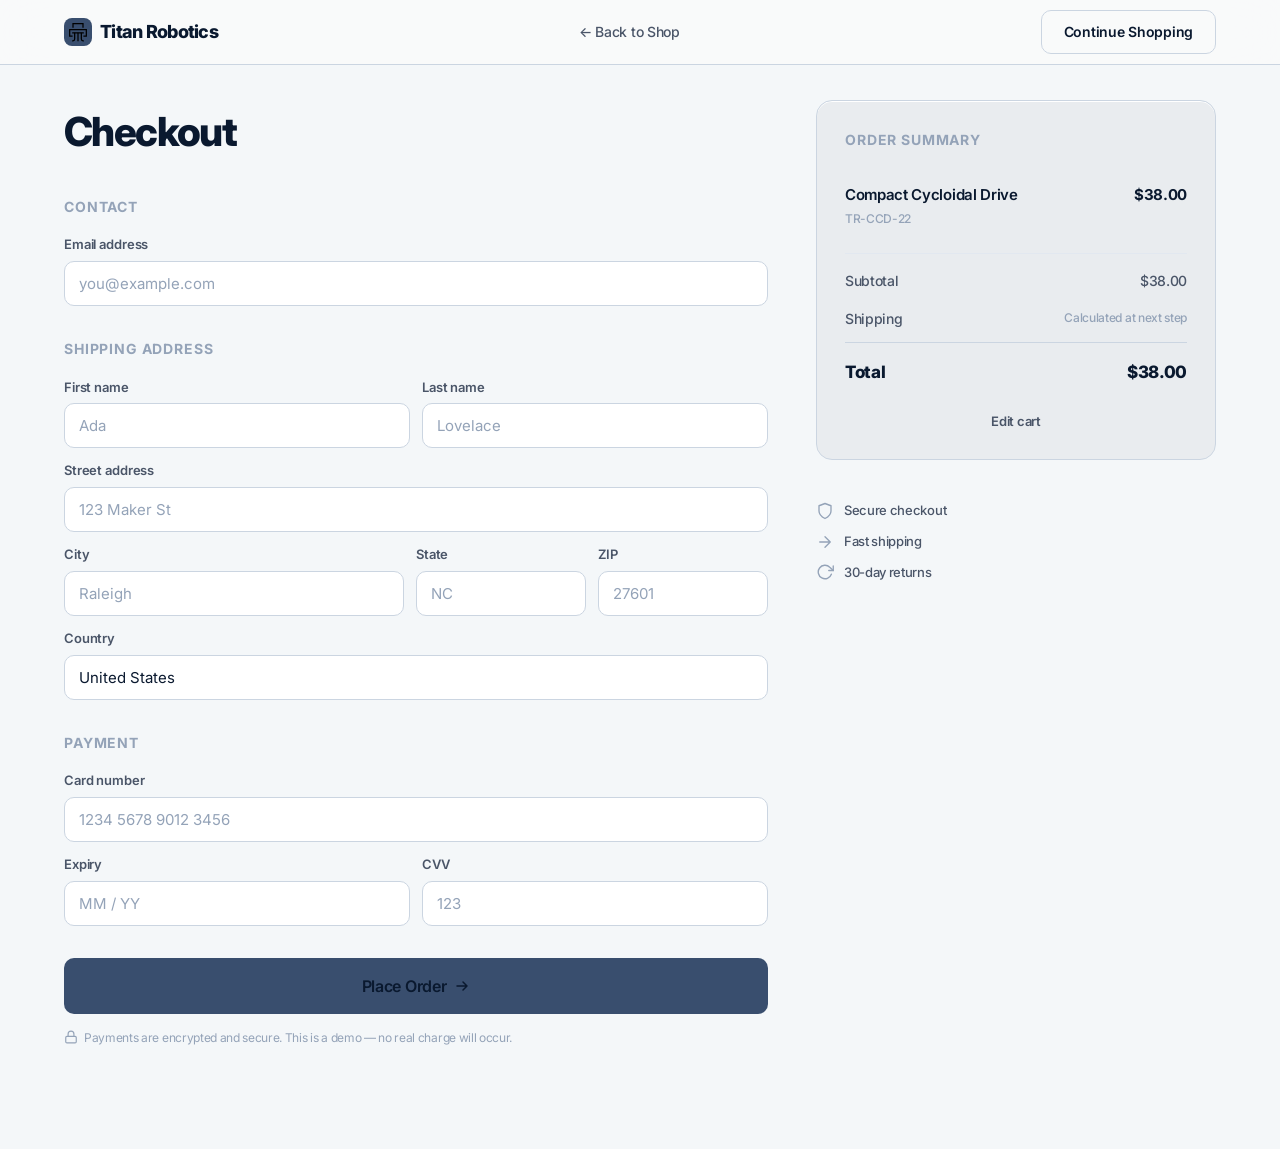
<file: checkout.html>
<!DOCTYPE html>
<html lang="en">
<head>
    <meta charset="UTF-8">
    <meta name="viewport" content="width=device-width, initial-scale=1.0">
    <title>Checkout — Titan Robotics</title>
    <link rel="preconnect" href="https://fonts.googleapis.com">
    <link rel="preconnect" href="https://fonts.gstatic.com" crossorigin>
    <link href="https://fonts.googleapis.com/css2?family=Inter:wght@400;500;600;700;800;900&display=swap" rel="stylesheet">
    <link rel="stylesheet" href="templatemo-catalyst-style.css">
</head>
<body>
    <nav class="nav" role="navigation" aria-label="Main navigation">
        <div class="nav-inner">
            <a href="index.html" class="nav-logo" aria-label="Titan Robotics Home">
                <span class="nav-logo-mark">
                    <img src="images/logo.svg" alt="Titan Robotics logo" width="20" height="20"
                         onerror="this.style.display='none';this.nextElementSibling.style.display='block'">
                    <svg style="display:none" viewBox="0 0 28 28" fill="none" aria-hidden="true"><circle cx="14" cy="14" r="5" fill="#111"/><rect x="12.5" y="1" width="3" height="5" rx="1.5" fill="#111"/><rect x="12.5" y="22" width="3" height="5" rx="1.5" fill="#111"/><rect x="1" y="12.5" width="5" height="3" rx="1.5" fill="#111"/><rect x="22" y="12.5" width="5" height="3" rx="1.5" fill="#111"/></svg>
                </span>
                Titan Robotics
            </a>
            <ul class="nav-links" id="navLinks">
                <li><a href="index.html#shop">← Back to Shop</a></li>
            </ul>
            <div class="nav-cta">
                <a href="index.html#shop" class="btn-ghost">Continue Shopping</a>
            </div>
            <button class="nav-toggle" id="navToggle" aria-label="Toggle menu" aria-expanded="false"><span></span></button>
        </div>
    </nav>

    <section class="checkout-section">
        <div class="container">
            <div class="checkout-grid">

                <!-- ORDER FORM -->
                <div class="checkout-form-col">
                    <h1 class="checkout-title">Checkout</h1>

                    <div class="checkout-block">
                        <h2 class="checkout-block-title">Contact</h2>
                        <div class="form-row">
                            <div class="form-field">
                                <label for="email">Email address</label>
                                <input type="email" id="email" placeholder="you@example.com" autocomplete="email">
                            </div>
                        </div>
                    </div>

                    <div class="checkout-block">
                        <h2 class="checkout-block-title">Shipping address</h2>
                        <div class="form-row form-row--two">
                            <div class="form-field">
                                <label for="firstName">First name</label>
                                <input type="text" id="firstName" placeholder="Ada" autocomplete="given-name">
                            </div>
                            <div class="form-field">
                                <label for="lastName">Last name</label>
                                <input type="text" id="lastName" placeholder="Lovelace" autocomplete="family-name">
                            </div>
                        </div>
                        <div class="form-row">
                            <div class="form-field">
                                <label for="address">Street address</label>
                                <input type="text" id="address" placeholder="123 Maker St" autocomplete="street-address">
                            </div>
                        </div>
                        <div class="form-row form-row--three">
                            <div class="form-field">
                                <label for="city">City</label>
                                <input type="text" id="city" placeholder="Raleigh" autocomplete="address-level2">
                            </div>
                            <div class="form-field">
                                <label for="state">State</label>
                                <input type="text" id="state" placeholder="NC" autocomplete="address-level1">
                            </div>
                            <div class="form-field">
                                <label for="zip">ZIP</label>
                                <input type="text" id="zip" placeholder="27601" autocomplete="postal-code">
                            </div>
                        </div>
                        <div class="form-row">
                            <div class="form-field">
                                <label for="country">Country</label>
                                <select id="country" autocomplete="country">
                                    <option value="US">United States</option>
                                    <option value="CA">Canada</option>
                                    <option value="GB">United Kingdom</option>
                                    <option value="AU">Australia</option>
                                    <option value="DE">Germany</option>
                                    <option value="FR">France</option>
                                    <option value="other">Other</option>
                                </select>
                            </div>
                        </div>
                    </div>

                    <div class="checkout-block">
                        <h2 class="checkout-block-title">Payment</h2>
                        <div class="form-row">
                            <div class="form-field">
                                <label for="cardNumber">Card number</label>
                                <input type="text" id="cardNumber" placeholder="1234 5678 9012 3456" inputmode="numeric" maxlength="19" autocomplete="cc-number">
                            </div>
                        </div>
                        <div class="form-row form-row--two">
                            <div class="form-field">
                                <label for="expiry">Expiry</label>
                                <input type="text" id="expiry" placeholder="MM / YY" maxlength="7" autocomplete="cc-exp">
                            </div>
                            <div class="form-field">
                                <label for="cvv">CVV</label>
                                <input type="text" id="cvv" placeholder="123" maxlength="4" autocomplete="cc-csc">
                            </div>
                        </div>
                    </div>

                    <button class="btn-acid checkout-submit" id="checkoutSubmit">
                        Place Order
                        <svg width="16" height="16" viewBox="0 0 16 16" fill="none"><path d="M3 8H13M13 8L9 4M13 8L9 12" stroke="currentColor" stroke-width="1.5" stroke-linecap="round" stroke-linejoin="round"/></svg>
                    </button>
                    <p class="checkout-secure">
                        <svg width="14" height="14" viewBox="0 0 24 24" fill="none" stroke="currentColor" stroke-width="2" stroke-linecap="round" stroke-linejoin="round"><rect x="3" y="11" width="18" height="11" rx="2"/><path d="M7 11V7a5 5 0 0 1 10 0v4"/></svg>
                        Payments are encrypted and secure. This is a demo — no real charge will occur.
                    </p>
                </div>

                <!-- ORDER SUMMARY -->
                <div class="checkout-summary-col">
                    <div class="checkout-summary card">
                        <h2 class="checkout-block-title">Order summary</h2>
                        <div id="summaryItems">
                            <!-- populated by JS based on ?product= param -->
                        </div>
                        <div class="summary-divider"></div>
                        <div class="summary-line"><span>Subtotal</span><span id="summarySubtotal">—</span></div>
                        <div class="summary-line"><span>Shipping</span><span class="summary-shipping">Calculated at next step</span></div>
                        <div class="summary-line summary-line--total"><span>Total</span><span id="summaryTotal">—</span></div>
                        <a href="index.html#shop" class="summary-edit">Edit cart</a>
                    </div>

                    <div class="checkout-trust">
                        <div class="trust-item">
                            <svg width="18" height="18" viewBox="0 0 24 24" fill="none" stroke="currentColor" stroke-width="1.8" stroke-linecap="round" stroke-linejoin="round"><path d="M12 22s8-4 8-10V5l-8-3-8 3v7c0 6 8 10 8 10z"/></svg>
                            <span>Secure checkout</span>
                        </div>
                        <div class="trust-item">
                            <svg width="18" height="18" viewBox="0 0 24 24" fill="none" stroke="currentColor" stroke-width="1.8" stroke-linecap="round" stroke-linejoin="round"><path d="M5 12h14M12 5l7 7-7 7"/></svg>
                            <span>Fast shipping</span>
                        </div>
                        <div class="trust-item">
                            <svg width="18" height="18" viewBox="0 0 24 24" fill="none" stroke="currentColor" stroke-width="1.8" stroke-linecap="round" stroke-linejoin="round"><polyline points="23 4 23 10 17 10"/><path d="M20.49 15a9 9 0 1 1-2.12-9.36L23 10"/></svg>
                            <span>30-day returns</span>
                        </div>
                    </div>
                </div>

            </div>
        </div>
    </section>

    <!-- SUCCESS OVERLAY -->
    <div class="order-success" id="orderSuccess" hidden>
        <div class="order-success-inner">
            <div class="order-success-icon">
                <svg viewBox="0 0 48 48" fill="none"><circle cx="24" cy="24" r="24" fill="#22C55E" opacity="0.12"/><path d="M14 24l7 7 13-14" stroke="#22C55E" stroke-width="2.5" stroke-linecap="round" stroke-linejoin="round"/></svg>
            </div>
            <h2>Order placed!</h2>
            <p>Thanks for your order. Your print file is downloading now — check your downloads folder. A confirmation will be sent to your email.</p>
            <a href="index.html" class="btn-acid">Back to Home</a>
        </div>
    </div>

    <script src="templatemo-catalyst-script.js"></script>
    <script>
        // Product data — file maps to downloads/ folder
        const PRODUCTS = {
            '1': { name: 'Compact Cycloidal Drive', sku: 'TR-CCD-22', price: 38, file: 'downloads/compact-cycloidal-drive.3mf' },
            '2': { name: 'Dual-Stage Arm Actuator',  sku: 'TR-DSA-48', price: 64, file: 'downloads/dual-stage-actuator.3mf' },
            '3': { name: 'Servo Gripper Module',      sku: 'TR-SGM-01', price: 22, file: 'downloads/servo-gripper.3mf' },
        };

        // Read ?product= from URL
        const params   = new URLSearchParams(window.location.search);
        const pid      = params.get('product') || '1';
        const product  = PRODUCTS[pid] || PRODUCTS['1'];

        // Populate summary
        document.getElementById('summaryItems').innerHTML = `
            <div class="summary-product">
                <div class="summary-product-info">
                    <p class="summary-product-name">${product.name}</p>
                    <p class="summary-product-sku">${product.sku}</p>
                </div>
                <p class="summary-product-price">$${product.price}.00</p>
            </div>`;
        document.getElementById('summarySubtotal').textContent = `$${product.price}.00`;
        document.getElementById('summaryTotal').textContent    = `$${product.price}.00`;

        // Format card number with spaces
        const cardInput = document.getElementById('cardNumber');
        cardInput.addEventListener('input', e => {
            let val = e.target.value.replace(/\D/g, '').slice(0, 16);
            e.target.value = val.replace(/(.{4})/g, '$1 ').trim();
        });

        // Format expiry
        const expiryInput = document.getElementById('expiry');
        expiryInput.addEventListener('input', e => {
            let val = e.target.value.replace(/\D/g, '').slice(0, 4);
            if (val.length >= 3) val = val.slice(0,2) + ' / ' + val.slice(2);
            e.target.value = val;
        });

        // Submit — show success overlay, then trigger download
        document.getElementById('checkoutSubmit').addEventListener('click', () => {
            const overlay = document.getElementById('orderSuccess');
            overlay.hidden = false;
            document.body.style.overflow = 'hidden';

            // Wait a beat so the user sees the success message before download dialog appears
            setTimeout(() => {
                const a = document.createElement('a');
                a.href = product.file;
                // Suggest a clean filename: e.g. "TR-CCD-22.3mf"
                a.download = product.sku + '.3mf';
                document.body.appendChild(a);
                a.click();
                document.body.removeChild(a);
            }, 1200);
        });
    </script>
</body>
</html>
</file>
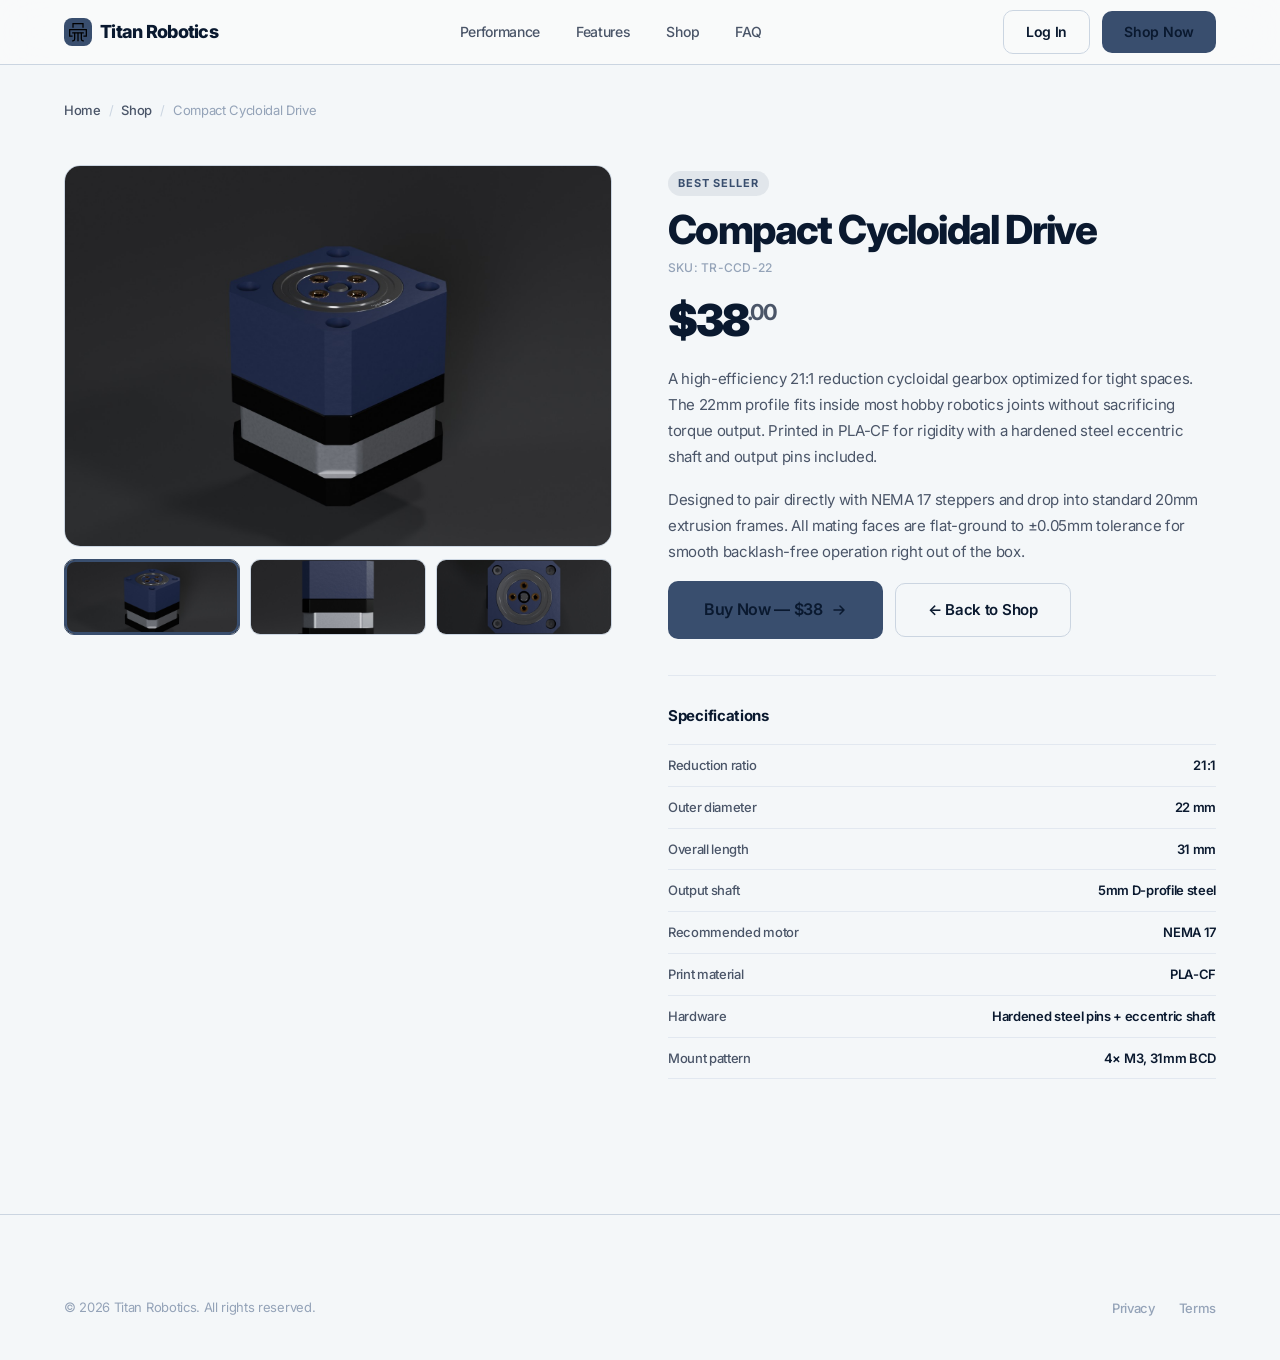
<file: product1.html>
<!DOCTYPE html>
<html lang="en">
<head>
    <meta charset="UTF-8">
    <meta name="viewport" content="width=device-width, initial-scale=1.0">
    <title>Compact Cycloidal Drive — Titan Robotics</title>
    <link rel="preconnect" href="https://fonts.googleapis.com">
    <link rel="preconnect" href="https://fonts.gstatic.com" crossorigin>
    <link href="https://fonts.googleapis.com/css2?family=Inter:wght@400;500;600;700;800;900&display=swap" rel="stylesheet">
    <link rel="stylesheet" href="templatemo-catalyst-style.css">
</head>
<body>
    <nav class="nav" role="navigation" aria-label="Main navigation">
        <div class="nav-inner">
            <a href="index.html" class="nav-logo" aria-label="Titan Robotics Home">
                <span class="nav-logo-mark">
                    <img src="images/logo.svg" alt="Titan Robotics logo" width="20" height="20"
                         onerror="this.style.display='none';this.nextElementSibling.style.display='block'">
                    <svg style="display:none" viewBox="0 0 28 28" fill="none" aria-hidden="true"><circle cx="14" cy="14" r="5" fill="#111"/><rect x="12.5" y="1" width="3" height="5" rx="1.5" fill="#111"/><rect x="12.5" y="22" width="3" height="5" rx="1.5" fill="#111"/><rect x="1" y="12.5" width="5" height="3" rx="1.5" fill="#111"/><rect x="22" y="12.5" width="5" height="3" rx="1.5" fill="#111"/></svg>
                </span>
                Titan Robotics
            </a>
            <ul class="nav-links" id="navLinks">
                <li><a href="index.html#metrics">Performance</a></li>
                <li><a href="index.html#engine">Features</a></li>
                <li><a href="index.html#shop">Shop</a></li>
                <li><a href="index.html#faq">FAQ</a></li>
            </ul>
            <div class="nav-cta">
                <a href="#" class="btn-ghost">Log In</a>
                <a href="index.html#shop" class="btn-acid">Shop Now</a>
            </div>
            <button class="nav-toggle" id="navToggle" aria-label="Toggle menu" aria-expanded="false"><span></span></button>
        </div>
    </nav>

    <!-- BREADCRUMB -->
    <div class="pdp-breadcrumb">
        <div class="container">
            <a href="index.html">Home</a> <span>/</span>
            <a href="index.html#shop">Shop</a> <span>/</span>
            <span>Compact Cycloidal Drive</span>
        </div>
    </div>

    <!-- PRODUCT DETAIL -->
    <section class="pdp">
        <div class="container">
            <div class="pdp-grid">
                <!-- Gallery -->
                <div class="pdp-gallery">
                    <div class="pdp-main-image">
                        <img src="images/product1-main.jpg" alt="Compact Cycloidal Drive" id="pdpMainImg" onerror="this.parentElement.classList.add('img-placeholder')">
                    </div>
                    <div class="pdp-thumbs">
                        <button class="thumb active" data-src="images/product1-main.jpg" aria-label="Front view">
                            <img src="images/product1-main.jpg" alt="Front view" onerror="this.parentElement.classList.add('img-placeholder')">
                        </button>
                        <button class="thumb" data-src="images/product1-b.jpg" aria-label="Side view">
                            <img src="images/product1-b.jpg" alt="Side view" onerror="this.parentElement.classList.add('img-placeholder')">
                        </button>
                        <button class="thumb" data-src="images/product1-c.jpg" aria-label="Detail view">
                            <img src="images/product1-c.jpg" alt="Detail view" onerror="this.parentElement.classList.add('img-placeholder')">
                        </button>
                    </div>
                </div>

                <!-- Info -->
                <div class="pdp-info">
                    <p class="product-tag">Best Seller</p>
                    <h1 class="pdp-title">Compact Cycloidal Drive</h1>
                    <p class="product-sku">SKU: TR-CCD-22</p>
                    <div class="pdp-price">$38<span class="pdp-price-cents">.00</span></div>

                    <p class="pdp-desc">A high-efficiency 21:1 reduction cycloidal gearbox optimized for tight spaces. The 22mm profile fits inside most hobby robotics joints without sacrificing torque output. Printed in PLA-CF for rigidity with a hardened steel eccentric shaft and output pins included.</p>
                    <p class="pdp-desc">Designed to pair directly with NEMA 17 steppers and drop into standard 20mm extrusion frames. All mating faces are flat-ground to ±0.05mm tolerance for smooth backlash-free operation right out of the box.</p>

                    <div class="pdp-actions">
                        <a href="checkout.html?product=1" class="btn-acid pdp-cta">
                            Buy Now — $38
                            <svg width="16" height="16" viewBox="0 0 16 16" fill="none"><path d="M3 8H13M13 8L9 4M13 8L9 12" stroke="currentColor" stroke-width="1.5" stroke-linecap="round" stroke-linejoin="round"/></svg>
                        </a>
                        <a href="index.html#shop" class="btn-ghost">← Back to Shop</a>
                    </div>

                    <div class="pdp-specs-block">
                        <h2 class="pdp-specs-title">Specifications</h2>
                        <ul class="product-specs">
                            <li><span>Reduction ratio</span><span>21:1</span></li>
                            <li><span>Outer diameter</span><span>22 mm</span></li>
                            <li><span>Overall length</span><span>31 mm</span></li>
                            <li><span>Output shaft</span><span>5mm D-profile steel</span></li>
                            <li><span>Recommended motor</span><span>NEMA 17</span></li>
                            <li><span>Print material</span><span>PLA-CF</span></li>
                            <li><span>Hardware</span><span>Hardened steel pins + eccentric shaft</span></li>
                            <li><span>Mount pattern</span><span>4× M3, 31mm BCD</span></li>
                        </ul>
                    </div>
                </div>
            </div>
        </div>
    </section>

    <!-- FOOTER -->
    <footer class="footer">
        <div class="container">
            <div class="footer-bottom" style="border-top:none; padding-top:0">
                <p class="footer-copy">&copy; 2026 Titan Robotics. All rights reserved.</p>
                <ul class="footer-bottom-links">
                    <li><a href="#">Privacy</a></li>
                    <li><a href="#">Terms</a></li>
                </ul>
            </div>
        </div>
    </footer>

    <script src="templatemo-catalyst-script.js"></script>
    <script>
        // PDP gallery — reuse same thumb-swap logic
        const pdpMain = document.getElementById('pdpMainImg');
        document.querySelectorAll('.pdp-thumbs .thumb').forEach(thumb => {
            thumb.addEventListener('click', () => {
                const src = thumb.dataset.src;
                if (pdpMain && src) {
                    pdpMain.style.opacity = '0';
                    setTimeout(() => { pdpMain.src = src; pdpMain.style.opacity = '1'; }, 180);
                }
                document.querySelectorAll('.pdp-thumbs .thumb').forEach(t => t.classList.remove('active'));
                thumb.classList.add('active');
            });
        });
    </script>
</body>
</html>
</file>
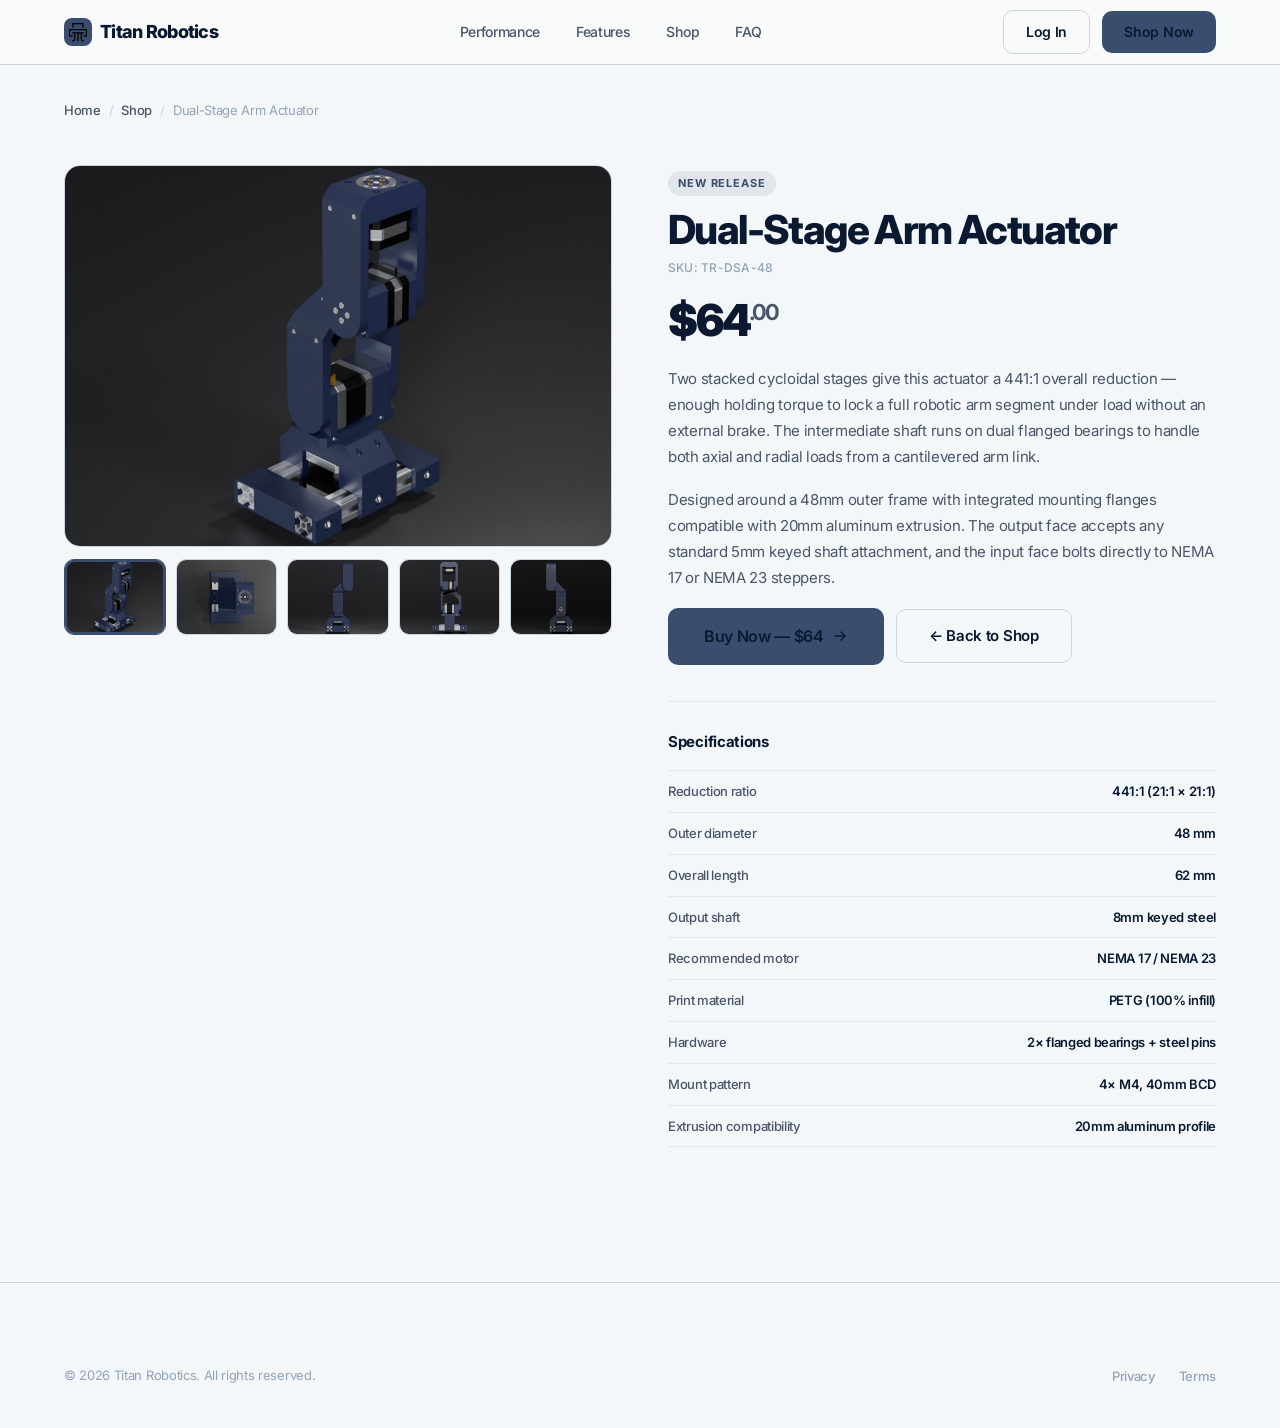
<file: product2.html>
<!DOCTYPE html>
<html lang="en">
<head>
    <meta charset="UTF-8">
    <meta name="viewport" content="width=device-width, initial-scale=1.0">
    <title>Dual-Stage Arm Actuator — Titan Robotics</title>
    <link rel="preconnect" href="https://fonts.googleapis.com">
    <link rel="preconnect" href="https://fonts.gstatic.com" crossorigin>
    <link href="https://fonts.googleapis.com/css2?family=Inter:wght@400;500;600;700;800;900&display=swap" rel="stylesheet">
    <link rel="stylesheet" href="templatemo-catalyst-style.css">
</head>
<body>
    <nav class="nav" role="navigation" aria-label="Main navigation">
        <div class="nav-inner">
            <a href="index.html" class="nav-logo" aria-label="Titan Robotics Home">
                <span class="nav-logo-mark">
                    <img src="images/logo.svg" alt="Titan Robotics logo" width="20" height="20"
                         onerror="this.style.display='none';this.nextElementSibling.style.display='block'">
                    <svg style="display:none" viewBox="0 0 28 28" fill="none" aria-hidden="true"><circle cx="14" cy="14" r="5" fill="#111"/><rect x="12.5" y="1" width="3" height="5" rx="1.5" fill="#111"/><rect x="12.5" y="22" width="3" height="5" rx="1.5" fill="#111"/><rect x="1" y="12.5" width="5" height="3" rx="1.5" fill="#111"/><rect x="22" y="12.5" width="5" height="3" rx="1.5" fill="#111"/></svg>
                </span>
                Titan Robotics
            </a>
            <ul class="nav-links" id="navLinks">
                <li><a href="index.html#metrics">Performance</a></li>
                <li><a href="index.html#engine">Features</a></li>
                <li><a href="index.html#shop">Shop</a></li>
                <li><a href="index.html#faq">FAQ</a></li>
            </ul>
            <div class="nav-cta">
                <a href="#" class="btn-ghost">Log In</a>
                <a href="index.html#shop" class="btn-acid">Shop Now</a>
            </div>
            <button class="nav-toggle" id="navToggle" aria-label="Toggle menu" aria-expanded="false"><span></span></button>
        </div>
    </nav>

    <div class="pdp-breadcrumb">
        <div class="container">
            <a href="index.html">Home</a> <span>/</span>
            <a href="index.html#shop">Shop</a> <span>/</span>
            <span>Dual-Stage Arm Actuator</span>
        </div>
    </div>

    <section class="pdp">
        <div class="container">
            <div class="pdp-grid">
                <div class="pdp-gallery">
                    <div class="pdp-main-image">
                        <img src="images/product2-main.jpg" alt="Dual-Stage Arm Actuator" id="pdpMainImg" onerror="this.parentElement.classList.add('img-placeholder')">
                    </div>
                    <!-- 5 thumbnails -->
                    <div class="pdp-thumbs pdp-thumbs--five">
                        <button class="thumb active" data-src="images/product2-main.jpg" aria-label="Front view">
                            <img src="images/product2-main.jpg" alt="Front view" onerror="this.parentElement.classList.add('img-placeholder')">
                        </button>
                        <button class="thumb" data-src="images/product2-b.jpg" aria-label="Side view">
                            <img src="images/product2-b.jpg" alt="Side view" onerror="this.parentElement.classList.add('img-placeholder')">
                        </button>
                        <button class="thumb" data-src="images/product2-c.jpg" aria-label="Exploded view">
                            <img src="images/product2-c.jpg" alt="Exploded view" onerror="this.parentElement.classList.add('img-placeholder')">
                        </button>
                        <button class="thumb" data-src="images/product2-d.jpg" aria-label="Installed view">
                            <img src="images/product2-d.jpg" alt="Installed view" onerror="this.parentElement.classList.add('img-placeholder')">
                        </button>
                        <button class="thumb" data-src="images/product2-e.jpg" aria-label="Detail view">
                            <img src="images/product2-e.jpg" alt="Detail view" onerror="this.parentElement.classList.add('img-placeholder')">
                        </button>
                    </div>
                </div>

                <div class="pdp-info">
                    <p class="product-tag">New Release</p>
                    <h1 class="pdp-title">Dual-Stage Arm Actuator</h1>
                    <p class="product-sku">SKU: TR-DSA-48</p>
                    <div class="pdp-price">$64<span class="pdp-price-cents">.00</span></div>

                    <p class="pdp-desc">Two stacked cycloidal stages give this actuator a 441:1 overall reduction — enough holding torque to lock a full robotic arm segment under load without an external brake. The intermediate shaft runs on dual flanged bearings to handle both axial and radial loads from a cantilevered arm link.</p>
                    <p class="pdp-desc">Designed around a 48mm outer frame with integrated mounting flanges compatible with 20mm aluminum extrusion. The output face accepts any standard 5mm keyed shaft attachment, and the input face bolts directly to NEMA 17 or NEMA 23 steppers.</p>

                    <div class="pdp-actions">
                        <a href="checkout.html?product=2" class="btn-acid pdp-cta">
                            Buy Now — $64
                            <svg width="16" height="16" viewBox="0 0 16 16" fill="none"><path d="M3 8H13M13 8L9 4M13 8L9 12" stroke="currentColor" stroke-width="1.5" stroke-linecap="round" stroke-linejoin="round"/></svg>
                        </a>
                        <a href="index.html#shop" class="btn-ghost">← Back to Shop</a>
                    </div>

                    <div class="pdp-specs-block">
                        <h2 class="pdp-specs-title">Specifications</h2>
                        <ul class="product-specs">
                            <li><span>Reduction ratio</span><span>441:1 (21:1 × 21:1)</span></li>
                            <li><span>Outer diameter</span><span>48 mm</span></li>
                            <li><span>Overall length</span><span>62 mm</span></li>
                            <li><span>Output shaft</span><span>8mm keyed steel</span></li>
                            <li><span>Recommended motor</span><span>NEMA 17 / NEMA 23</span></li>
                            <li><span>Print material</span><span>PETG (100% infill)</span></li>
                            <li><span>Hardware</span><span>2× flanged bearings + steel pins</span></li>
                            <li><span>Mount pattern</span><span>4× M4, 40mm BCD</span></li>
                            <li><span>Extrusion compatibility</span><span>20mm aluminum profile</span></li>
                        </ul>
                    </div>
                </div>
            </div>
        </div>
    </section>

    <footer class="footer">
        <div class="container">
            <div class="footer-bottom" style="border-top:none; padding-top:0">
                <p class="footer-copy">&copy; 2026 Titan Robotics. All rights reserved.</p>
                <ul class="footer-bottom-links">
                    <li><a href="#">Privacy</a></li>
                    <li><a href="#">Terms</a></li>
                </ul>
            </div>
        </div>
    </footer>

    <script src="templatemo-catalyst-script.js"></script>
    <script>
        const pdpMain = document.getElementById('pdpMainImg');
        document.querySelectorAll('.pdp-thumbs .thumb').forEach(thumb => {
            thumb.addEventListener('click', () => {
                const src = thumb.dataset.src;
                if (pdpMain && src) {
                    pdpMain.style.opacity = '0';
                    setTimeout(() => { pdpMain.src = src; pdpMain.style.opacity = '1'; }, 180);
                }
                document.querySelectorAll('.pdp-thumbs .thumb').forEach(t => t.classList.remove('active'));
                thumb.classList.add('active');
            });
        });
    </script>
</body>
</html>
</file>
<file: templatemo-catalyst-style.css>
/*

TemplateMo 618 The Catalyst
https://templatemo.com/tm-618-the-catalyst
Silver & Acid Light-Mode SaaS Landing Page

*/

*,
*::before,
*::after {
    margin: 0;
    padding: 0;
    box-sizing: border-box;
}

:root {
    --bg:           #F4F7F9;
    --surface:      #E9ECEF;
    --text:         #0A192F;
    --text-muted:   #4A5568;
    --text-dim:     #94A3B8;
    --accent:       #394e6e;
    --accent-hover: #576e91;
    --border:       #CBD5E1;
    --border-light: #E2E8F0;
    --white:        #FFFFFF;

    /* Spacing */
    --section-pad: clamp(80px, 10vw, 140px);
    --container:   1200px;
    --gap:         24px;
}

html {
    scroll-behavior: smooth;
    -webkit-font-smoothing: antialiased;
    -moz-osx-font-smoothing: grayscale;
}

body {
    font-family: 'Inter', -apple-system, BlinkMacSystemFont, 'SF Pro Display', 'SF Pro Text', sans-serif;
    background: var(--bg);
    color: var(--text);
    line-height: 1.6;
    letter-spacing: -0.02em;
    overflow-x: hidden;
}

a {
    color: inherit;
    text-decoration: none;
}

img {
    max-width: 100%;
    display: block;
}

.container {
    max-width: var(--container);
    margin: 0 auto;
    padding: 0 var(--gap);
}

/* ===== Machined Silver Card System ===== */
.card {
    background: var(--surface);
    border: 1px solid var(--border);
    border-radius: 16px;
    box-shadow: inset 0 1px 0 var(--white);
    transition: transform 0.25s cubic-bezier(0.22, 1, 0.36, 1);
}

.card:hover {
    transform: translateY(-2px);
}

/* ===== Acid Button System ===== */
.btn-acid {
    display: inline-flex;
    align-items: center;
    justify-content: center;
    gap: 8px;
    padding: 14px 32px;
    background: var(--accent);
    color: var(--text);
    font-family: inherit;
    font-size: 15px;
    font-weight: 600;
    letter-spacing: -0.02em;
    border: none;
    border-radius: 10px;
    cursor: pointer;
    transition: transform 0.2s cubic-bezier(0.22, 1, 0.36, 1),
                box-shadow 0.2s cubic-bezier(0.22, 1, 0.36, 1);
    user-select: none;
}

.btn-acid:hover {
    transform: translateY(-2px);
    box-shadow: 4px 4px 0px var(--text);
}

.btn-acid:active {
    transform: translateY(0);
    box-shadow: 1px 1px 0px var(--text);
}

.btn-ghost {
    display: inline-flex;
    align-items: center;
    justify-content: center;
    gap: 8px;
    padding: 14px 32px;
    background: transparent;
    color: var(--text);
    font-family: inherit;
    font-size: 15px;
    font-weight: 600;
    letter-spacing: -0.02em;
    border: 1px solid var(--border);
    border-radius: 10px;
    cursor: pointer;
    transition: transform 0.2s cubic-bezier(0.22, 1, 0.36, 1),
                box-shadow 0.2s cubic-bezier(0.22, 1, 0.36, 1),
                border-color 0.2s ease;
}

.btn-ghost:hover {
    transform: translateY(-2px);
    box-shadow: 4px 4px 0px var(--text);
    border-color: var(--text);
}

/* ===== NAVIGATION ===== */
.nav {
    position: fixed;
    top: 0;
    left: 0;
    right: 0;
    z-index: 1000;
    background: rgba(250, 250, 250, 0.8);
    backdrop-filter: blur(20px);
    -webkit-backdrop-filter: blur(20px);
    border-bottom: 1px solid var(--border);
}

.nav-inner {
    max-width: var(--container);
    margin: 0 auto;
    padding: 0 var(--gap);
    height: 64px;
    display: flex;
    align-items: center;
    justify-content: space-between;
}

.nav-logo {
    font-size: 18px;
    font-weight: 800;
    letter-spacing: -0.04em;
    display: flex;
    align-items: center;
    gap: 8px;
}

/*
  LOGO MARK — The SVG inside .nav-logo-mark is your swappable logo.
  The wrapper handles sizing and background; the SVG just needs to fit 28×28px.
  To use your own SVG file instead of inline SVG:
    <span class="nav-logo-mark">
      <img src="your-logo.svg" alt="" width="16" height="16">
    </span>
*/
.nav-logo-mark {
    width: 28px;
    height: 28px;
    background: var(--accent);
    border-radius: 8px;
    display: flex;
    align-items: center;
    justify-content: center;
    flex-shrink: 0;
}

.nav-logo-mark svg {
    width: 20px;
    height: 20px;
}

.nav-logo-mark img {
    width: 20px;
    height: 20px;
    object-fit: contain;
}

.nav-links {
    display: flex;
    align-items: center;
    gap: 36px;
    list-style: none;
}

.nav-links a {
    font-size: 14px;
    font-weight: 500;
    color: var(--text-muted);
    transition: color 0.2s ease;
}

.nav-links a:hover {
    color: var(--text);
}

.nav-cta {
    display: flex;
    align-items: center;
    gap: 12px;
}

.nav-cta .btn-acid {
    padding: 10px 22px;
    font-size: 14px;
}

.nav-cta .btn-ghost {
    padding: 10px 22px;
    font-size: 14px;
}

.nav-toggle {
    display: none;
    background: none;
    border: none;
    cursor: pointer;
    width: 40px;
    height: 40px;
    align-items: center;
    justify-content: center;
}

.nav-toggle span {
    display: block;
    width: 22px;
    height: 2px;
    background: var(--text);
    position: relative;
    transition: background 0.2s ease;
}

.nav-toggle span::before,
.nav-toggle span::after {
    content: '';
    position: absolute;
    left: 0;
    width: 100%;
    height: 2px;
    background: var(--text);
    transition: transform 0.3s ease;
}

.nav-toggle span::before { top: -7px; }
.nav-toggle span::after  { top: 7px; }

.nav-toggle.active span { background: transparent; }
.nav-toggle.active span::before { transform: rotate(45deg); top: 0; }
.nav-toggle.active span::after  { transform: rotate(-45deg); top: 0; }

/* ===== SECTION 1: HERO ===== */
.hero {
    padding-top: 160px;
    padding-bottom: 0;
    text-align: center;
    position: relative;
}

.hero-badge {
    display: inline-flex;
    align-items: center;
    gap: 8px;
    padding: 6px 16px 6px 8px;
    background: var(--surface);
    border: 1px solid var(--border);
    border-radius: 100px;
    font-size: 13px;
    font-weight: 500;
    color: var(--text-muted);
    margin-bottom: 32px;
    box-shadow: inset 0 1px 0 var(--white);
}

.hero-badge-dot {
    width: 8px;
    height: 8px;
    background: #22C55E;
    border-radius: 50%;
    animation: pulse-dot 2s ease-in-out infinite;
}

@keyframes pulse-dot {
    0%, 100% { opacity: 1; }
    50% { opacity: 0.4; }
}

.hero h1 {
    font-size: clamp(42px, 6vw, 76px);
    font-weight: 800;
    line-height: 1.02;
    letter-spacing: -0.045em;
    max-width: 820px;
    margin: 0 auto 24px;
}

.hero h1 .accent-word {
    color: var(--text);
    background: var(--accent);
    padding: 0 10px;
    border-radius: 8px;
    display: inline-block;
}

.hero-sub {
    font-size: clamp(16px, 1.8vw, 19px);
    color: var(--text-muted);
    max-width: 520px;
    margin: 0 auto 40px;
    line-height: 1.6;
    font-weight: 400;
}

.hero-actions {
    display: flex;
    align-items: center;
    justify-content: center;
    gap: 16px;
    margin-bottom: 72px;
}

/* Hero Video Section */
.hero-video-section {
    width: 100%;
    background: #e8e9eb;
    line-height: 0;
}

.hero-video-section video {
    width: 100%;
    height: auto;
    display: block;
    object-fit: cover;
}

/* ===== SECTION 2: SPEED METRICS ===== */
.metrics {
    padding: var(--section-pad) 0;
}

.metrics-label {
    font-size: 13px;
    font-weight: 600;
    text-transform: uppercase;
    letter-spacing: 0.06em;
    color: var(--text-dim);
    text-align: center;
    margin-bottom: 56px;
}

.metrics-grid {
    display: grid;
    grid-template-columns: repeat(3, 1fr);
    gap: 24px;
}

.metric-item {
    text-align: center;
    padding: 48px 24px;
}

.metric-number {
    font-size: clamp(56px, 8vw, 88px);
    font-weight: 900;
    letter-spacing: -0.05em;
    line-height: 1;
    font-variant-numeric: tabular-nums;
    margin-bottom: 12px;
}

.metric-number .metric-unit {
    font-size: 0.45em;
    font-weight: 600;
    color: var(--text-muted);
    letter-spacing: -0.02em;
}

.metric-number .metric-highlight {
    color: var(--text);
    background: var(--accent);
    padding: 0 6px;
    border-radius: 6px;
}

.metric-desc {
    font-size: 15px;
    color: var(--text-muted);
    font-weight: 500;
    max-width: 240px;
    margin: 0 auto;
}

.metric-divider {
    width: 1px;
    background: var(--border);
    margin: 24px 0;
    justify-self: center;
}

/* ===== SECTION 3: THE ENGINE — BENTO GRID ===== */
.engine {
    padding: 0 0 clamp(48px, 6vw, 80px);
}

.section-header {
    text-align: center;
    margin-bottom: 40px;
}

.section-tag {
    display: inline-flex;
    align-items: center;
    gap: 6px;
    font-size: 13px;
    font-weight: 600;
    text-transform: uppercase;
    letter-spacing: 0.06em;
    color: var(--text-dim);
    margin-bottom: 16px;
}

.section-tag::before {
    content: '';
    width: 6px;
    height: 6px;
    background: var(--accent);
    border-radius: 2px;
}

.section-title {
    font-size: clamp(32px, 4vw, 48px);
    font-weight: 800;
    letter-spacing: -0.04em;
    line-height: 1.1;
    max-width: 600px;
    margin: 0 auto;
}

.bento-grid {
    display: grid;
    grid-template-columns: repeat(3, 1fr);
    gap: 20px;
}

.bento-card {
    padding: 32px 28px;
    display: flex;
    flex-direction: column;
}

.bento-card-icon {
    width: 48px;
    height: 48px;
    background: var(--white);
    border: 1px solid var(--border);
    border-radius: 12px;
    display: flex;
    align-items: center;
    justify-content: center;
    margin-bottom: 24px;
    box-shadow: inset 0 1px 0 var(--white);
}

.bento-card-icon svg {
    width: 22px;
    height: 22px;
    stroke: var(--text);
}

.bento-card h3 {
    font-size: 20px;
    font-weight: 700;
    letter-spacing: -0.03em;
    margin-bottom: 10px;
}

.bento-card p {
    font-size: 15px;
    color: var(--text-muted);
    line-height: 1.6;
    flex: 1;
}

.bento-card-visual {
    margin-top: 28px;
    background: var(--white);
    border: 1px solid var(--border-light);
    border-radius: 12px;
    padding: 16px;
    min-height: 120px;
}

/* Mini chart bars in bento card */
.mini-bars {
    display: flex;
    align-items: flex-end;
    gap: 6px;
    height: 80px;
}

.mini-bar {
    flex: 1;
    background: var(--border);
    border-radius: 4px 4px 0 0;
    transition: height 0.4s cubic-bezier(0.22, 1, 0.36, 1);
}

.mini-bar.highlight { background: var(--accent); }

/* Mini pipeline in bento card */
.mini-pipeline {
    display: flex;
    align-items: center;
    gap: 12px;
}

.mini-pipeline-node {
    flex: 1;
    height: 40px;
    border-radius: 8px;
    display: flex;
    align-items: center;
    justify-content: center;
    font-size: 11px;
    font-weight: 600;
    color: var(--text-muted);
}

.mini-pipeline-node:nth-child(1) { background: var(--accent); color: var(--text); }
.mini-pipeline-node:nth-child(2) { background: #e8e8e8; }
.mini-pipeline-node:nth-child(3) { background: #e0e0e0; }

.mini-pipeline-arrow {
    font-size: 12px;
    color: var(--text-dim);
    flex-shrink: 0;
}

/* Mini code block in bento card */
.mini-code {
    font-family: 'SF Mono', 'Fira Code', monospace;
    font-size: 12px;
    line-height: 1.7;
    color: var(--text-muted);
}

.mini-code .keyword { color: var(--text); font-weight: 600; }
.mini-code .string { color: #16A34A; }
.mini-code .comment { color: var(--text-dim); }

/* ===== SECTION 4: SHOP ===== */
.shop {
    padding: clamp(48px, 6vw, 80px) 0;
}

/*
  PRODUCT CARDS
  Each .product-card uses a two-column layout: gallery on the left, info on the right.
  On mobile it stacks gallery above info.
*/
.product-card {
    display: grid;
    grid-template-columns: 1fr 1fr;
    gap: 0;
    margin-bottom: 28px;
    overflow: hidden;
    /* Override the default card hover — product cards are large, subtle lift is enough */
    transition: box-shadow 0.25s ease;
}

.product-card:hover {
    transform: none;
    box-shadow: 0 8px 32px rgba(0,0,0,0.08);
}

/* ---- Gallery column ---- */
.product-gallery {
    display: flex;
    flex-direction: column;
    gap: 0;
    background: var(--white);
    border-right: 1px solid var(--border-light);
}

/*
  MAIN IMAGE SLOT
  Replace the <img src=""> with your actual image path.
  If the image fails to load, .img-placeholder shows a styled grey box so
  layout doesn't collapse while you're still adding photos.
*/
.product-main-image {
    flex: 1;
    min-height: 320px;
    overflow: hidden;
    position: relative;
    background: var(--surface);
}

.product-main-image img {
    width: 100%;
    height: 100%;
    object-fit: cover;
    display: block;
    transition: transform 0.4s cubic-bezier(0.22, 1, 0.36, 1);
}

.product-main-image:hover img {
    transform: scale(1.03);
}

/* Placeholder shown when image src is empty / broken */
.product-main-image.img-placeholder {
    display: flex;
    align-items: center;
    justify-content: center;
}

.product-main-image.img-placeholder::after {
    content: 'Photo coming soon';
    font-size: 13px;
    font-weight: 500;
    color: var(--text-dim);
    letter-spacing: 0.02em;
}

.product-main-image.img-placeholder img {
    display: none;
}

/* ---- Thumbnail row ---- */
.product-thumbnails {
    display: flex;
    gap: 0;
    border-top: 1px solid var(--border-light);
    height: 96px;
}

/*
  THUMBNAIL SLOTS
  Same pattern: replace src="" with your image paths.
  Clicking a thumbnail swaps the main image — wired up in the JS file.
*/
.thumb {
    flex: 1;
    border: none;
    background: var(--surface);
    cursor: pointer;
    padding: 0;
    overflow: hidden;
    position: relative;
    transition: opacity 0.2s ease;
    border-right: 1px solid var(--border-light);
}

.thumb:last-child {
    border-right: none;
}

.thumb img {
    width: 100%;
    height: 100%;
    object-fit: cover;
    display: block;
    transition: transform 0.3s ease;
}

.thumb:hover img {
    transform: scale(1.08);
}

.thumb::after {
    content: '';
    position: absolute;
    inset: 0;
    border: 2px solid transparent;
    transition: border-color 0.2s ease;
    pointer-events: none;
}

.thumb.active::after {
    border-color: var(--accent);
}

/* Placeholder for thumbnails with broken/missing images */
.thumb.img-placeholder {
    display: flex;
    align-items: center;
    justify-content: center;
}

.thumb.img-placeholder img {
    display: none;
}

.thumb.img-placeholder::before {
    content: attr(aria-label);
    font-size: 10px;
    color: var(--text-dim);
    text-align: center;
    padding: 4px;
    z-index: 1;
}

/* ---- Info column ---- */
.product-info {
    padding: 40px 40px 36px;
    display: flex;
    flex-direction: column;
}

.product-tag {
    display: inline-flex;
    align-items: center;
    gap: 6px;
    font-size: 11px;
    font-weight: 700;
    text-transform: uppercase;
    letter-spacing: 0.08em;
    color: var(--accent);
    background: rgba(57, 78, 110, 0.1);
    padding: 4px 10px;
    border-radius: 100px;
    margin-bottom: 12px;
    align-self: flex-start;
}

.product-name {
    font-size: clamp(22px, 2.5vw, 30px);
    font-weight: 800;
    letter-spacing: -0.035em;
    line-height: 1.15;
    margin-bottom: 4px;
}

.product-sku {
    font-size: 12px;
    color: var(--text-dim);
    font-weight: 500;
    letter-spacing: 0.02em;
    margin-bottom: 16px;
}

.product-desc {
    font-size: 15px;
    color: var(--text-muted);
    line-height: 1.7;
    margin-bottom: 24px;
}

/* Spec table */
.product-specs {
    list-style: none;
    border-top: 1px solid var(--border-light);
    margin-bottom: 32px;
    flex: 1;
}

.product-specs li {
    display: flex;
    justify-content: space-between;
    align-items: baseline;
    padding: 10px 0;
    border-bottom: 1px solid var(--border-light);
    font-size: 13px;
}

.product-specs li span:first-child {
    color: var(--text-muted);
    font-weight: 500;
}

.product-specs li span:last-child {
    color: var(--text);
    font-weight: 600;
    text-align: right;
}

/* Price + CTA row */
.product-buy {
    display: flex;
    align-items: center;
    gap: 20px;
}

.product-price {
    font-size: 36px;
    font-weight: 900;
    letter-spacing: -0.04em;
    line-height: 1;
    color: var(--text);
}

.product-price span {
    font-size: 1em;
}

.product-price-cents {
    font-size: 0.5em !important;
    font-weight: 700;
    color: var(--text-muted);
    vertical-align: super;
}

.product-buy .btn-acid {
    flex-shrink: 0;
}

/* ===== SECTION 5: FAQ ===== */
.faq {
    padding: var(--section-pad) 0;
}

.faq-list {
    max-width: 720px;
    margin: 0 auto;
    display: flex;
    flex-direction: column;
    gap: 12px;
}

.faq-controls {
    max-width: 720px;
    margin: 0 auto 20px;
    display: flex;
    justify-content: flex-end;
    gap: 8px;
}

.faq-ctrl-btn {
    padding: 7px 16px;
    font-family: inherit;
    font-size: 13px;
    font-weight: 600;
    letter-spacing: -0.01em;
    color: var(--text-muted);
    background: var(--surface);
    border: 1px solid var(--border);
    border-radius: 8px;
    cursor: pointer;
    box-shadow: inset 0 1px 0 var(--white);
    transition: color 0.2s ease, border-color 0.2s ease;
}

.faq-ctrl-btn:hover {
    color: var(--text);
    border-color: #CCC;
}

.faq-item {
    background: var(--surface);
    border: 1px solid var(--border);
    border-radius: 14px;
    box-shadow: inset 0 1px 0 var(--white);
    overflow: hidden;
    transition: border-color 0.25s ease;
}

.faq-item.open {
    border-color: #CCCCCC;
}

.faq-question {
    display: flex;
    align-items: center;
    justify-content: space-between;
    gap: 16px;
    width: 100%;
    padding: 22px 24px;
    background: none;
    border: none;
    font-family: inherit;
    font-size: 15px;
    font-weight: 600;
    letter-spacing: -0.02em;
    color: var(--text);
    cursor: pointer;
    text-align: left;
    line-height: 1.4;
}

.faq-icon {
    width: 28px;
    height: 28px;
    flex-shrink: 0;
    background: var(--white);
    border: 1px solid var(--border);
    border-radius: 8px;
    display: flex;
    align-items: center;
    justify-content: center;
    transition: transform 0.3s cubic-bezier(0.22, 1, 0.36, 1),
                background 0.2s ease;
}

.faq-item.open .faq-icon {
    transform: rotate(45deg);
    background: var(--accent);
    border-color: var(--accent);
}

.faq-icon svg {
    width: 14px;
    height: 14px;
}

.faq-answer {
    max-height: 0;
    overflow: hidden;
    transition: max-height 0.4s cubic-bezier(0.22, 1, 0.36, 1);
}

.faq-answer-inner {
    padding: 0 24px 22px;
    font-size: 14px;
    color: var(--text-muted);
    line-height: 1.7;
}

/* ===== SECTION 6: CTA BANNER ===== */
.cta-banner {
    padding: var(--section-pad) 0;
}

.cta-banner-inner {
    background: #2A2A2A;
    border-radius: 24px;
    padding: clamp(56px, 8vw, 96px) clamp(32px, 5vw, 72px);
    text-align: center;
    position: relative;
    overflow: hidden;
}

.cta-banner-inner::before {
    content: '';
    position: absolute;
    top: -120px;
    right: -120px;
    width: 360px;
    height: 360px;
    background: var(--accent);
    border-radius: 50%;
    opacity: 0.08;
    filter: blur(80px);
    pointer-events: none;
}

.cta-banner-inner::after {
    content: '';
    position: absolute;
    bottom: -80px;
    left: -80px;
    width: 260px;
    height: 260px;
    background: var(--accent);
    border-radius: 50%;
    opacity: 0.06;
    filter: blur(60px);
    pointer-events: none;
}

.cta-banner-tag {
    display: inline-flex;
    align-items: center;
    gap: 6px;
    font-size: 12px;
    font-weight: 600;
    text-transform: uppercase;
    letter-spacing: 0.08em;
    color: rgba(255,255,255,0.4);
    margin-bottom: 24px;
    position: relative;
    z-index: 1;
}

.cta-banner-tag::before {
    content: '';
    width: 6px;
    height: 6px;
    background: var(--accent);
    border-radius: 2px;
}

.cta-banner h2 {
    font-size: clamp(32px, 4.5vw, 52px);
    font-weight: 800;
    letter-spacing: -0.04em;
    line-height: 1.1;
    color: var(--white);
    max-width: 580px;
    margin: 0 auto 16px;
    position: relative;
    z-index: 1;
}

.cta-banner p {
    font-size: 16px;
    color: rgba(255,255,255,0.5);
    max-width: 420px;
    margin: 0 auto 40px;
    line-height: 1.6;
    position: relative;
    z-index: 1;
}

.cta-banner-actions {
    display: flex;
    align-items: center;
    justify-content: center;
    gap: 16px;
    position: relative;
    z-index: 1;
}

.cta-banner .btn-acid {
    padding: 16px 40px;
    font-size: 16px;
}

.btn-dark-ghost {
    display: inline-flex;
    align-items: center;
    justify-content: center;
    gap: 8px;
    padding: 16px 40px;
    background: transparent;
    color: rgba(255,255,255,0.7);
    font-family: inherit;
    font-size: 16px;
    font-weight: 600;
    letter-spacing: -0.02em;
    border: 1px solid rgba(255,255,255,0.15);
    border-radius: 10px;
    cursor: pointer;
    transition: transform 0.2s cubic-bezier(0.22, 1, 0.36, 1),
                color 0.2s ease,
                border-color 0.2s ease;
}

.btn-dark-ghost:hover {
    transform: translateY(-2px);
    color: var(--white);
    border-color: rgba(255,255,255,0.3);
}

/* ===== SECTION 7: FOOTER ===== */
.footer {
    padding: 80px 0 40px;
    border-top: 1px solid var(--border);
}

.footer-grid {
    display: grid;
    grid-template-columns: 2fr 1fr 1fr 1fr;
    gap: 48px;
    margin-bottom: 64px;
}

.footer-brand-desc {
    font-size: 14px;
    color: var(--text-muted);
    line-height: 1.7;
    max-width: 280px;
    margin-top: 16px;
}

.footer-col-title {
    font-size: 13px;
    font-weight: 700;
    text-transform: uppercase;
    letter-spacing: 0.06em;
    color: var(--text);
    margin-bottom: 20px;
}

.footer-links {
    list-style: none;
    display: flex;
    flex-direction: column;
    gap: 12px;
}

.footer-links a {
    font-size: 14px;
    color: var(--text-dim);
    font-weight: 500;
    transition: color 0.2s ease;
}

.footer-links a:hover {
    color: var(--text-muted);
}

.footer-bottom {
    display: flex;
    align-items: center;
    justify-content: space-between;
    padding-top: 32px;
    border-top: 1px solid var(--border);
}

.footer-copy {
    font-size: 13px;
    color: var(--text-dim);
}

.footer-copy a {
    color: var(--text-muted);
}

.footer-copy a:hover {
    color: var(--text);
}

.footer-bottom-links {
    display: flex;
    gap: 24px;
    list-style: none;
}

.footer-bottom-links a {
    font-size: 13px;
    color: var(--text-dim);
    font-weight: 500;
    transition: color 0.2s ease;
}

.footer-bottom-links a:hover {
    color: var(--text);
}

/* ===== SCROLL REVEAL ===== */
.reveal {
    opacity: 0;
    transform: translateY(24px);
    transition: opacity 0.7s cubic-bezier(0.22, 1, 0.36, 1),
                transform 0.7s cubic-bezier(0.22, 1, 0.36, 1);
}

.reveal.visible {
    opacity: 1;
    transform: translateY(0);
}

/* ===== RESPONSIVE ===== */
@media (max-width: 1024px) {
    .bento-grid {
        grid-template-columns: 1fr;
    }

    .product-card {
        grid-template-columns: 1fr;
    }

    .product-gallery {
        border-right: none;
        border-bottom: 1px solid var(--border-light);
    }

    .product-main-image {
        min-height: 260px;
    }

    .product-info {
        padding: 28px 28px 24px;
    }

    .footer-grid {
        grid-template-columns: 1fr 1fr;
    }
}

@media (max-width: 768px) {
    .nav-links { display: none; }
    .nav-cta   { display: none; }
    .nav-toggle { display: flex; }

    .nav-links.open {
        display: flex;
        flex-direction: column;
        position: fixed;
        top: 64px;
        left: 0;
        right: 0;
        bottom: 0;
        height: calc(100dvh - 64px);
        background: var(--bg);
        padding: 80px 24px;
        gap: 24px;
        overflow-y: auto;
        -webkit-overflow-scrolling: touch;
        z-index: 999;
        border-top: 1px solid var(--border);
    }

    .nav-links.open a {
        font-size: 20px;
        font-weight: 600;
        color: var(--text);
    }

    .hero {
        padding-top: 120px;
    }

    .hero-actions {
        flex-direction: column;
    }

    .metrics-grid {
        grid-template-columns: 1fr;
        gap: 0;
    }

    .metric-divider {
        width: 60px;
        height: 1px;
        margin: 0 auto;
    }

    .metric-item {
        padding: 32px 24px;
    }

    .product-info {
        padding: 24px 20px 20px;
    }

    .product-buy {
        flex-direction: column;
        align-items: flex-start;
        gap: 14px;
    }

    .product-buy .btn-acid {
        width: 100%;
        justify-content: center;
    }

    .footer-grid {
        grid-template-columns: 1fr;
        gap: 32px;
    }

    .footer-bottom {
        flex-direction: column;
        gap: 16px;
        text-align: center;
    }

    .cta-banner-actions {
        flex-direction: column;
    }

    .cta-banner .btn-acid,
    .btn-dark-ghost {
        width: 100%;
        max-width: 300px;
    }
}

@media (prefers-reduced-motion: reduce) {
    *, *::before, *::after {
        animation-duration: 0.01ms !important;
        transition-duration: 0.01ms !important;
    }

    .reveal {
        opacity: 1;
        transform: none;
    }
}

/* =====================================================
   SHOP — button group (View Details + Add to Cart side by side)
   ===================================================== */
.product-btn-group {
    display: flex;
    gap: 12px;
    align-items: center;
    flex-wrap: wrap;
}

/* 5-thumbnail row — scrolls horizontally rather than squishing */
.product-thumbnails--five {
    overflow-x: auto;
    -webkit-overflow-scrolling: touch;
    scrollbar-width: none; /* Firefox */
}
.product-thumbnails--five::-webkit-scrollbar { display: none; }
.product-thumbnails--five .thumb {
    min-width: 80px;
    flex-shrink: 0;
}

/* =====================================================
   PRODUCT DETAIL PAGE (PDP)
   ===================================================== */
.pdp-breadcrumb {
    padding: 80px 0 0;   /* clears fixed nav */
    background: var(--bg);
}

.pdp-breadcrumb .container {
    padding-top: 20px;
    padding-bottom: 12px;
    font-size: 13px;
    color: var(--text-dim);
    display: flex;
    align-items: center;
    gap: 8px;
    flex-wrap: wrap;
}

.pdp-breadcrumb a {
    color: var(--text-muted);
    font-weight: 500;
    transition: color 0.2s ease;
}
.pdp-breadcrumb a:hover { color: var(--text); }
.pdp-breadcrumb span:not(:last-child) { color: var(--border); }

.pdp {
    padding: 32px 0 clamp(60px, 8vw, 120px);
}

.pdp-grid {
    display: grid;
    grid-template-columns: 1fr 1fr;
    gap: 56px;
    align-items: start;
}

/* ---- PDP gallery ---- */
.pdp-gallery {
    position: sticky;
    top: 88px;   /* below fixed nav */
}

.pdp-main-image {
    border-radius: 16px;
    overflow: hidden;
    background: var(--surface);
    border: 1px solid var(--border);
    min-height: 380px;
    margin-bottom: 12px;
    position: relative;
}

.pdp-main-image img {
    width: 100%;
    height: 100%;
    min-height: 380px;
    object-fit: cover;
    display: block;
    transition: opacity 0.18s ease, transform 0.4s cubic-bezier(0.22,1,0.36,1);
}

.pdp-main-image.img-placeholder {
    display: flex;
    align-items: center;
    justify-content: center;
    min-height: 380px;
}
.pdp-main-image.img-placeholder::after {
    content: 'Photo coming soon';
    font-size: 13px;
    font-weight: 500;
    color: var(--text-dim);
}
.pdp-main-image.img-placeholder img { display: none; }

.pdp-thumbs {
    display: flex;
    gap: 10px;
}

/* 5-thumb variant on PDP */
.pdp-thumbs--five {
    overflow-x: auto;
    -webkit-overflow-scrolling: touch;
    scrollbar-width: none;
}
.pdp-thumbs--five::-webkit-scrollbar { display: none; }
.pdp-thumbs--five .thumb { min-width: 72px; flex-shrink: 0; }

.pdp-thumbs .thumb {
    flex: 1;
    height: 76px;
    border: 1px solid var(--border);
    border-radius: 10px;
    overflow: hidden;
    background: var(--surface);
    cursor: pointer;
    padding: 0;
    position: relative;
    transition: border-color 0.2s ease;
}

.pdp-thumbs .thumb img {
    width: 100%;
    height: 100%;
    object-fit: cover;
    display: block;
    transition: transform 0.3s ease;
}
.pdp-thumbs .thumb:hover img { transform: scale(1.08); }

.pdp-thumbs .thumb::after {
    content: '';
    position: absolute;
    inset: 0;
    border: 2px solid transparent;
    border-radius: 10px;
    transition: border-color 0.2s ease;
    pointer-events: none;
}
.pdp-thumbs .thumb.active { border-color: var(--accent); }
.pdp-thumbs .thumb.active::after { border-color: var(--accent); }

.pdp-thumbs .thumb.img-placeholder img { display: none; }

/* ---- PDP info column ---- */
.pdp-info {
    padding-top: 4px;
}

.pdp-title {
    font-size: clamp(28px, 4vw, 40px);
    font-weight: 800;
    letter-spacing: -0.04em;
    line-height: 1.1;
    margin-bottom: 6px;
}

.pdp-price {
    font-size: 44px;
    font-weight: 900;
    letter-spacing: -0.05em;
    line-height: 1;
    margin: 20px 0 24px;
}
.pdp-price-cents {
    font-size: 0.5em;
    font-weight: 700;
    color: var(--text-muted);
    vertical-align: super;
}

.pdp-desc {
    font-size: 15px;
    color: var(--text-muted);
    line-height: 1.75;
    margin-bottom: 16px;
}

.pdp-actions {
    display: flex;
    gap: 12px;
    align-items: center;
    flex-wrap: wrap;
    margin-bottom: 36px;
}

.pdp-cta {
    padding: 16px 36px;
    font-size: 16px;
}

.pdp-specs-block {
    border-top: 1px solid var(--border-light);
    padding-top: 28px;
}

.pdp-specs-title {
    font-size: 15px;
    font-weight: 700;
    letter-spacing: -0.02em;
    margin-bottom: 16px;
}

/* =====================================================
   CHECKOUT PAGE
   ===================================================== */
.checkout-section {
    padding-top: 100px;
    padding-bottom: clamp(60px, 8vw, 120px);
    min-height: 100vh;
}

.checkout-title {
    font-size: clamp(28px, 4vw, 40px);
    font-weight: 800;
    letter-spacing: -0.04em;
    margin-bottom: 32px;
}

.checkout-grid {
    display: grid;
    grid-template-columns: 1fr 400px;
    gap: 48px;
    align-items: start;
}

/* ---- Form blocks ---- */
.checkout-block {
    margin-bottom: 32px;
}

.checkout-block-title {
    font-size: 14px;
    font-weight: 700;
    text-transform: uppercase;
    letter-spacing: 0.06em;
    color: var(--text-dim);
    margin-bottom: 16px;
}

.form-row { margin-bottom: 12px; }
.form-row--two  { display: grid; grid-template-columns: 1fr 1fr; gap: 12px; }
.form-row--three { display: grid; grid-template-columns: 2fr 1fr 1fr; gap: 12px; }

.form-field {
    display: flex;
    flex-direction: column;
    gap: 6px;
}

.form-field label {
    font-size: 13px;
    font-weight: 600;
    color: var(--text-muted);
    letter-spacing: -0.01em;
}

.form-field input,
.form-field select {
    width: 100%;
    padding: 12px 14px;
    font-family: inherit;
    font-size: 15px;
    font-weight: 400;
    color: var(--text);
    background: var(--white);
    border: 1px solid var(--border);
    border-radius: 10px;
    outline: none;
    transition: border-color 0.2s ease, box-shadow 0.2s ease;
    appearance: none;
    -webkit-appearance: none;
}

.form-field input::placeholder { color: var(--text-dim); }

.form-field input:focus,
.form-field select:focus {
    border-color: var(--accent);
    box-shadow: 0 0 0 3px rgba(57, 78, 110, 0.12);
}

.checkout-submit {
    width: 100%;
    padding: 18px;
    font-size: 16px;
    justify-content: center;
    margin-bottom: 14px;
}

.checkout-secure {
    font-size: 12px;
    color: var(--text-dim);
    display: flex;
    align-items: center;
    gap: 6px;
}

/* ---- Order summary sidebar ---- */
.checkout-summary-col {
    position: sticky;
    top: 88px;
}

.checkout-summary {
    padding: 28px;
    margin-bottom: 20px;
}

.summary-product {
    display: flex;
    justify-content: space-between;
    align-items: flex-start;
    gap: 16px;
    padding: 16px 0;
}

.summary-product-name {
    font-size: 15px;
    font-weight: 600;
    color: var(--text);
    margin-bottom: 2px;
}

.summary-product-sku {
    font-size: 12px;
    color: var(--text-dim);
    font-weight: 500;
}

.summary-product-price {
    font-size: 15px;
    font-weight: 700;
    color: var(--text);
    white-space: nowrap;
}

.summary-divider {
    height: 1px;
    background: var(--border-light);
    margin: 8px 0;
}

.summary-line {
    display: flex;
    justify-content: space-between;
    font-size: 14px;
    color: var(--text-muted);
    padding: 8px 0;
    font-weight: 500;
}

.summary-shipping {
    font-size: 12px;
    color: var(--text-dim);
    text-align: right;
}

.summary-line--total {
    font-size: 17px;
    font-weight: 800;
    color: var(--text);
    border-top: 1px solid var(--border);
    margin-top: 4px;
    padding-top: 16px;
}

.summary-edit {
    display: block;
    text-align: center;
    font-size: 13px;
    font-weight: 600;
    color: var(--text-muted);
    margin-top: 16px;
    transition: color 0.2s ease;
}
.summary-edit:hover { color: var(--text); }

/* Trust badges */
.checkout-trust {
    display: flex;
    flex-direction: column;
    gap: 10px;
    padding: 20px 0 0;
}

.trust-item {
    display: flex;
    align-items: center;
    gap: 10px;
    font-size: 13px;
    font-weight: 500;
    color: var(--text-muted);
}

.trust-item svg { color: var(--text-dim); flex-shrink: 0; }

/* ---- Order success overlay ---- */
.order-success {
    position: fixed;
    inset: 0;
    background: rgba(244,247,249,0.92);
    backdrop-filter: blur(12px);
    z-index: 9000;
    display: flex;
    align-items: center;
    justify-content: center;
    padding: 24px;
}

.order-success[hidden] { display: none; }

.order-success-inner {
    background: var(--white);
    border: 1px solid var(--border);
    border-radius: 20px;
    padding: clamp(40px, 6vw, 72px) clamp(32px, 5vw, 64px);
    text-align: center;
    max-width: 440px;
    width: 100%;
    box-shadow: 0 24px 64px rgba(0,0,0,0.08);
}

.order-success-icon {
    width: 64px;
    height: 64px;
    margin: 0 auto 24px;
}

.order-success-icon svg { width: 64px; height: 64px; }

.order-success-inner h2 {
    font-size: 28px;
    font-weight: 800;
    letter-spacing: -0.04em;
    margin-bottom: 12px;
}

.order-success-inner p {
    font-size: 15px;
    color: var(--text-muted);
    line-height: 1.6;
    margin-bottom: 32px;
}

.order-success-inner .btn-acid {
    padding: 16px 40px;
    font-size: 15px;
}

/* =====================================================
   RESPONSIVE — PDP + Checkout
   ===================================================== */
@media (max-width: 1024px) {
    .pdp-grid {
        grid-template-columns: 1fr;
        gap: 32px;
    }
    .pdp-gallery { position: static; }

    .checkout-grid {
        grid-template-columns: 1fr;
    }
    .checkout-summary-col { position: static; order: -1; }
}

@media (max-width: 768px) {
    .pdp-actions { flex-direction: column; align-items: stretch; }
    .pdp-cta { justify-content: center; }

    .form-row--two   { grid-template-columns: 1fr; }
    .form-row--three { grid-template-columns: 1fr 1fr; }

    .product-btn-group { flex-direction: column; align-items: stretch; }
    .product-btn-group .btn-ghost,
    .product-btn-group .btn-acid { justify-content: center; }
}
</file>
